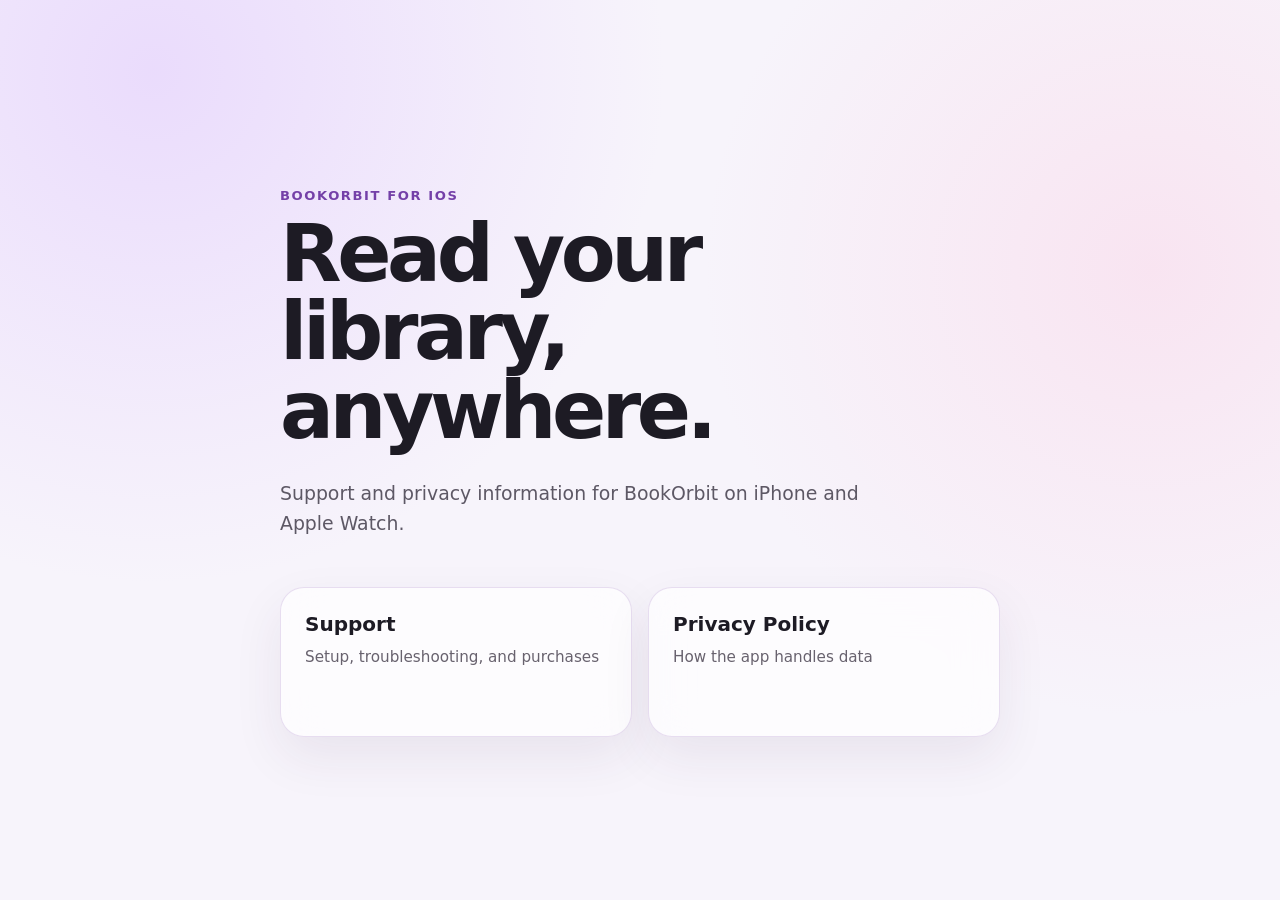
<file: index.html>
<!doctype html>
<html lang="en">
  <head>
    <meta charset="utf-8">
    <meta name="viewport" content="width=device-width, initial-scale=1">
    <meta name="description" content="Support and privacy information for BookOrbit on iPhone and Apple Watch.">
    <title>BookOrbit iOS</title>
    <link rel="stylesheet" href="styles.css">
  </head>
  <body>
    <main>
      <header class="hero">
        <p class="eyebrow">BookOrbit for iOS</p>
        <h1>Read your library, anywhere.</h1>
        <p class="lede">Support and privacy information for BookOrbit on iPhone and Apple Watch.</p>
      </header>

      <nav class="cards" aria-label="Information">
        <a class="card" href="support/">
          <span>Support</span>
          <small>Setup, troubleshooting, and purchases</small>
        </a>
        <a class="card" href="privacy/">
          <span>Privacy Policy</span>
          <small>How the app handles data</small>
        </a>
      </nav>
    </main>
  </body>
</html>
</file>
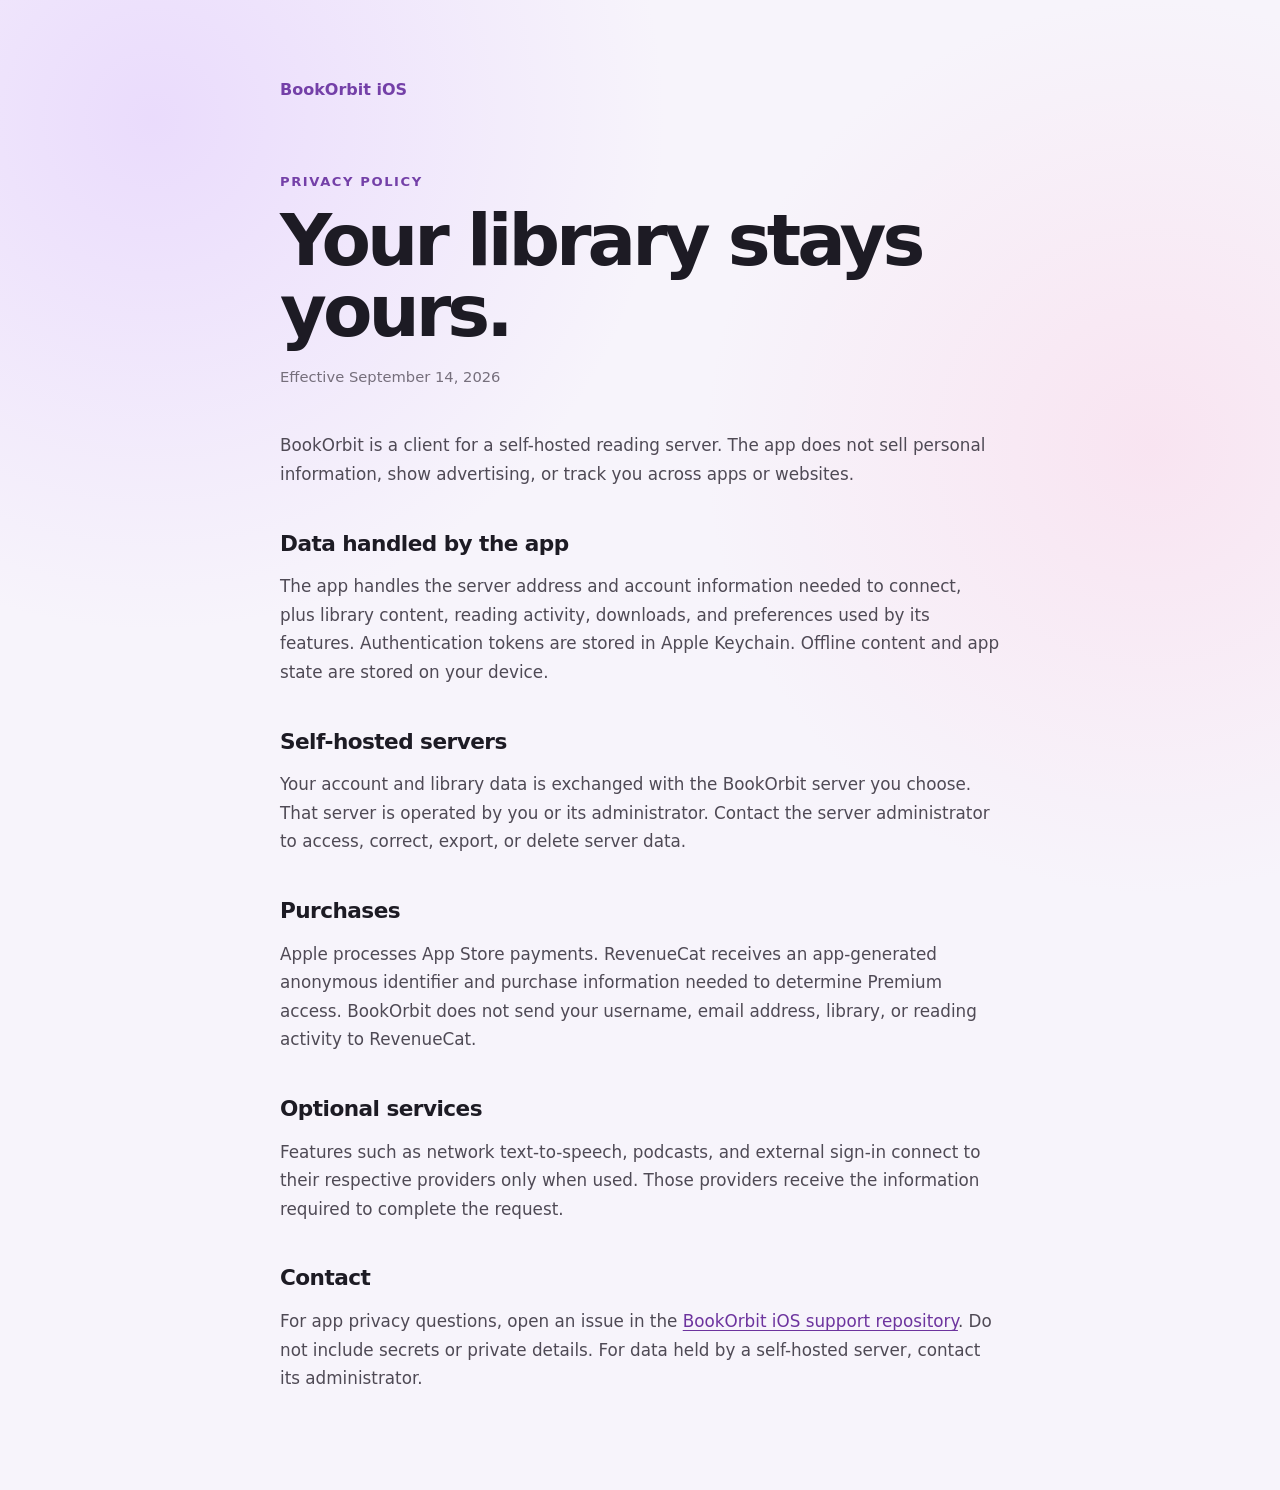
<file: privacy/index.html>
<!doctype html>
<html lang="en">
  <head>
    <meta charset="utf-8">
    <meta name="viewport" content="width=device-width, initial-scale=1">
    <meta name="description" content="Privacy Policy for BookOrbit on iPhone and Apple Watch.">
    <title>Privacy Policy | BookOrbit iOS</title>
    <link rel="stylesheet" href="../styles.css">
  </head>
  <body>
    <main>
      <nav class="top"><a href="../">BookOrbit iOS</a></nav>
      <article>
        <p class="eyebrow">Privacy Policy</p>
        <h1>Your library stays yours.</h1>
        <p class="updated">Effective September 14, 2026</p>

        <p>BookOrbit is a client for a self-hosted reading server. The app does not sell personal information, show advertising, or track you across apps or websites.</p>

        <section>
          <h2>Data handled by the app</h2>
          <p>The app handles the server address and account information needed to connect, plus library content, reading activity, downloads, and preferences used by its features. Authentication tokens are stored in Apple Keychain. Offline content and app state are stored on your device.</p>
        </section>

        <section>
          <h2>Self-hosted servers</h2>
          <p>Your account and library data is exchanged with the BookOrbit server you choose. That server is operated by you or its administrator. Contact the server administrator to access, correct, export, or delete server data.</p>
        </section>

        <section>
          <h2>Purchases</h2>
          <p>Apple processes App Store payments. RevenueCat receives an app-generated anonymous identifier and purchase information needed to determine Premium access. BookOrbit does not send your username, email address, library, or reading activity to RevenueCat.</p>
        </section>

        <section>
          <h2>Optional services</h2>
          <p>Features such as network text-to-speech, podcasts, and external sign-in connect to their respective providers only when used. Those providers receive the information required to complete the request.</p>
        </section>

        <section>
          <h2>Contact</h2>
          <p>For app privacy questions, open an issue in the <a href="https://github.com/bookorbit/bookorbit-ios-support/issues/new">BookOrbit iOS support repository</a>. Do not include secrets or private details. For data held by a self-hosted server, contact its administrator.</p>
        </section>
      </article>
    </main>
  </body>
</html>
</file>
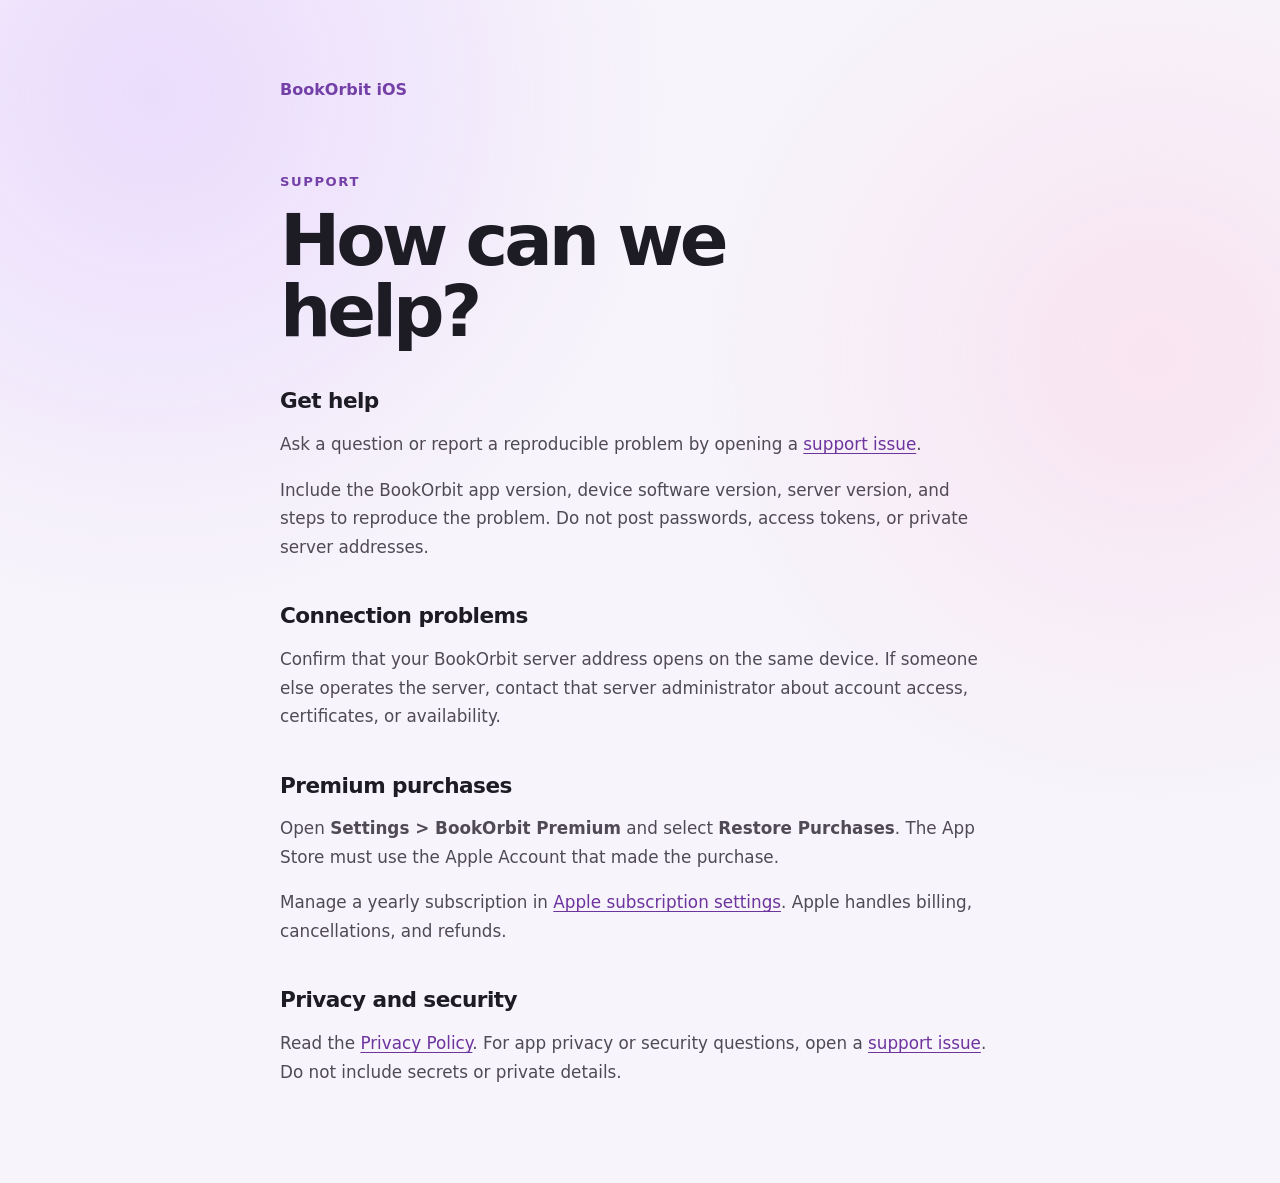
<file: support/index.html>
<!doctype html>
<html lang="en">
  <head>
    <meta charset="utf-8">
    <meta name="viewport" content="width=device-width, initial-scale=1">
    <meta name="description" content="Get help with BookOrbit for iPhone and Apple Watch.">
    <title>Support | BookOrbit iOS</title>
    <link rel="stylesheet" href="../styles.css">
  </head>
  <body>
    <main>
      <nav class="top"><a href="../">BookOrbit iOS</a></nav>
      <article>
        <p class="eyebrow">Support</p>
        <h1>How can we help?</h1>

        <section>
          <h2>Get help</h2>
          <p>Ask a question or report a reproducible problem by opening a <a href="https://github.com/bookorbit/bookorbit-ios-support/issues/new">support issue</a>.</p>
          <p>Include the BookOrbit app version, device software version, server version, and steps to reproduce the problem. Do not post passwords, access tokens, or private server addresses.</p>
        </section>

        <section>
          <h2>Connection problems</h2>
          <p>Confirm that your BookOrbit server address opens on the same device. If someone else operates the server, contact that server administrator about account access, certificates, or availability.</p>
        </section>

        <section>
          <h2>Premium purchases</h2>
          <p>Open <strong>Settings &gt; BookOrbit Premium</strong> and select <strong>Restore Purchases</strong>. The App Store must use the Apple Account that made the purchase.</p>
          <p>Manage a yearly subscription in <a href="https://apps.apple.com/account/subscriptions">Apple subscription settings</a>. Apple handles billing, cancellations, and refunds.</p>
        </section>

        <section>
          <h2>Privacy and security</h2>
          <p>Read the <a href="../privacy/">Privacy Policy</a>. For app privacy or security questions, open a <a href="https://github.com/bookorbit/bookorbit-ios-support/issues/new">support issue</a>. Do not include secrets or private details.</p>
        </section>
      </article>
    </main>
  </body>
</html>
</file>
<file: styles.css>
:root {
  color-scheme: light dark;
  font-family: ui-rounded, "SF Pro Rounded", "SF Pro Display", system-ui, sans-serif;
  color: #1d1b24;
  background: #f7f4fb;
  font-synthesis: none;
}

* {
  box-sizing: border-box;
}

body {
  min-height: 100vh;
  margin: 0;
  background:
    radial-gradient(circle at 12% 8%, rgb(210 174 255 / 35%), transparent 32rem),
    radial-gradient(circle at 90% 30%, rgb(252 187 215 / 28%), transparent 28rem),
    #f7f4fb;
}

main {
  width: min(720px, calc(100% - 40px));
  margin: 0 auto;
  padding: 80px 0;
}

.hero {
  padding: 12vh 0 48px;
}

.eyebrow {
  margin: 0 0 12px;
  color: #7440a8;
  font-size: 0.82rem;
  font-weight: 750;
  letter-spacing: 0.12em;
  text-transform: uppercase;
}

h1,
h2,
p {
  text-wrap: pretty;
}

h1 {
  max-width: 650px;
  margin: 0;
  font-size: clamp(2.5rem, 8vw, 5rem);
  line-height: 0.98;
  letter-spacing: -0.055em;
}

.lede {
  max-width: 590px;
  margin: 28px 0 0;
  color: #5d5865;
  font-size: 1.18rem;
  line-height: 1.6;
}

.cards {
  display: grid;
  grid-template-columns: repeat(2, minmax(0, 1fr));
  gap: 16px;
}

.card {
  min-height: 150px;
  padding: 24px;
  border: 1px solid rgb(116 64 168 / 16%);
  border-radius: 24px;
  color: inherit;
  background: rgb(255 255 255 / 68%);
  box-shadow: 0 20px 50px rgb(58 32 82 / 8%);
  text-decoration: none;
  backdrop-filter: blur(20px);
  transition: transform 160ms ease, border-color 160ms ease;
}

.card:hover {
  border-color: rgb(116 64 168 / 42%);
  transform: translateY(-3px);
}

.card span {
  display: block;
  margin-bottom: 10px;
  font-size: 1.25rem;
  font-weight: 720;
}

.card small {
  color: #68626e;
  font-size: 0.95rem;
  line-height: 1.45;
}

.top {
  margin-bottom: 72px;
}

.top a {
  color: #7440a8;
  font-weight: 700;
  text-decoration: none;
}

article h1 {
  margin-bottom: 18px;
  font-size: clamp(2.5rem, 7vw, 4.5rem);
}

article > p,
section p {
  color: #4f4a55;
  font-family: "SF Pro Text", system-ui, sans-serif;
  font-size: 1.05rem;
  line-height: 1.7;
}

.updated {
  margin-bottom: 42px;
  color: #766f7c;
  font-size: 0.92rem;
}

section {
  margin-top: 42px;
}

h2 {
  margin: 0 0 8px;
  font-size: 1.35rem;
  letter-spacing: -0.025em;
}

a {
  color: #6d349e;
  text-underline-offset: 0.18em;
}

@media (max-width: 580px) {
  main {
    width: min(100% - 30px, 720px);
    padding: 48px 0;
  }

  .hero {
    padding-top: 8vh;
  }

  .cards {
    grid-template-columns: 1fr;
  }

  .top {
    margin-bottom: 48px;
  }
}

@media (prefers-color-scheme: dark) {
  :root {
    color: #f4eff8;
    background: #17131c;
  }

  body {
    background:
      radial-gradient(circle at 12% 8%, rgb(119 68 160 / 30%), transparent 32rem),
      radial-gradient(circle at 90% 30%, rgb(140 62 102 / 22%), transparent 28rem),
      #17131c;
  }

  .eyebrow,
  .top a,
  a {
    color: #d6a8ff;
  }

  .lede,
  article > p,
  section p,
  .card small,
  .updated {
    color: #c9c0ce;
  }

  .card {
    border-color: rgb(225 194 255 / 15%);
    background: rgb(38 30 45 / 72%);
    box-shadow: 0 20px 50px rgb(0 0 0 / 20%);
  }
}
</file>
